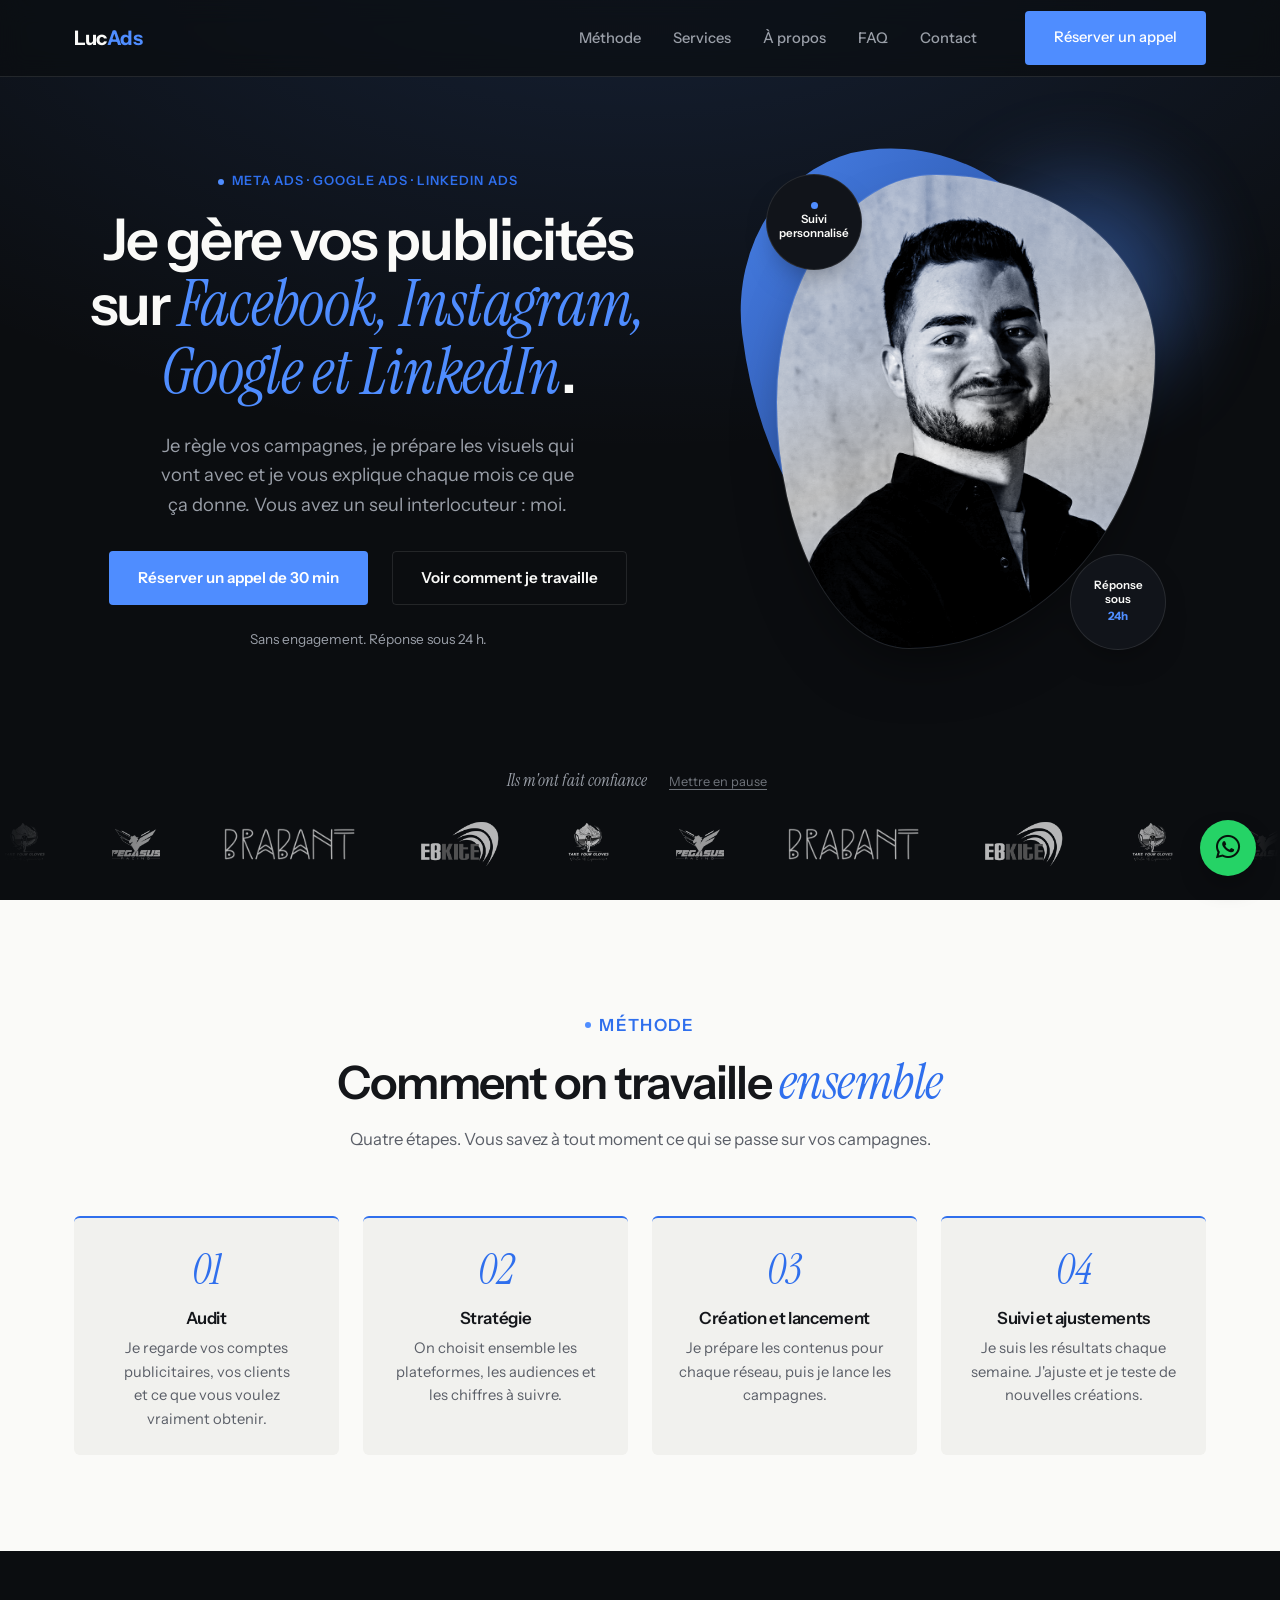
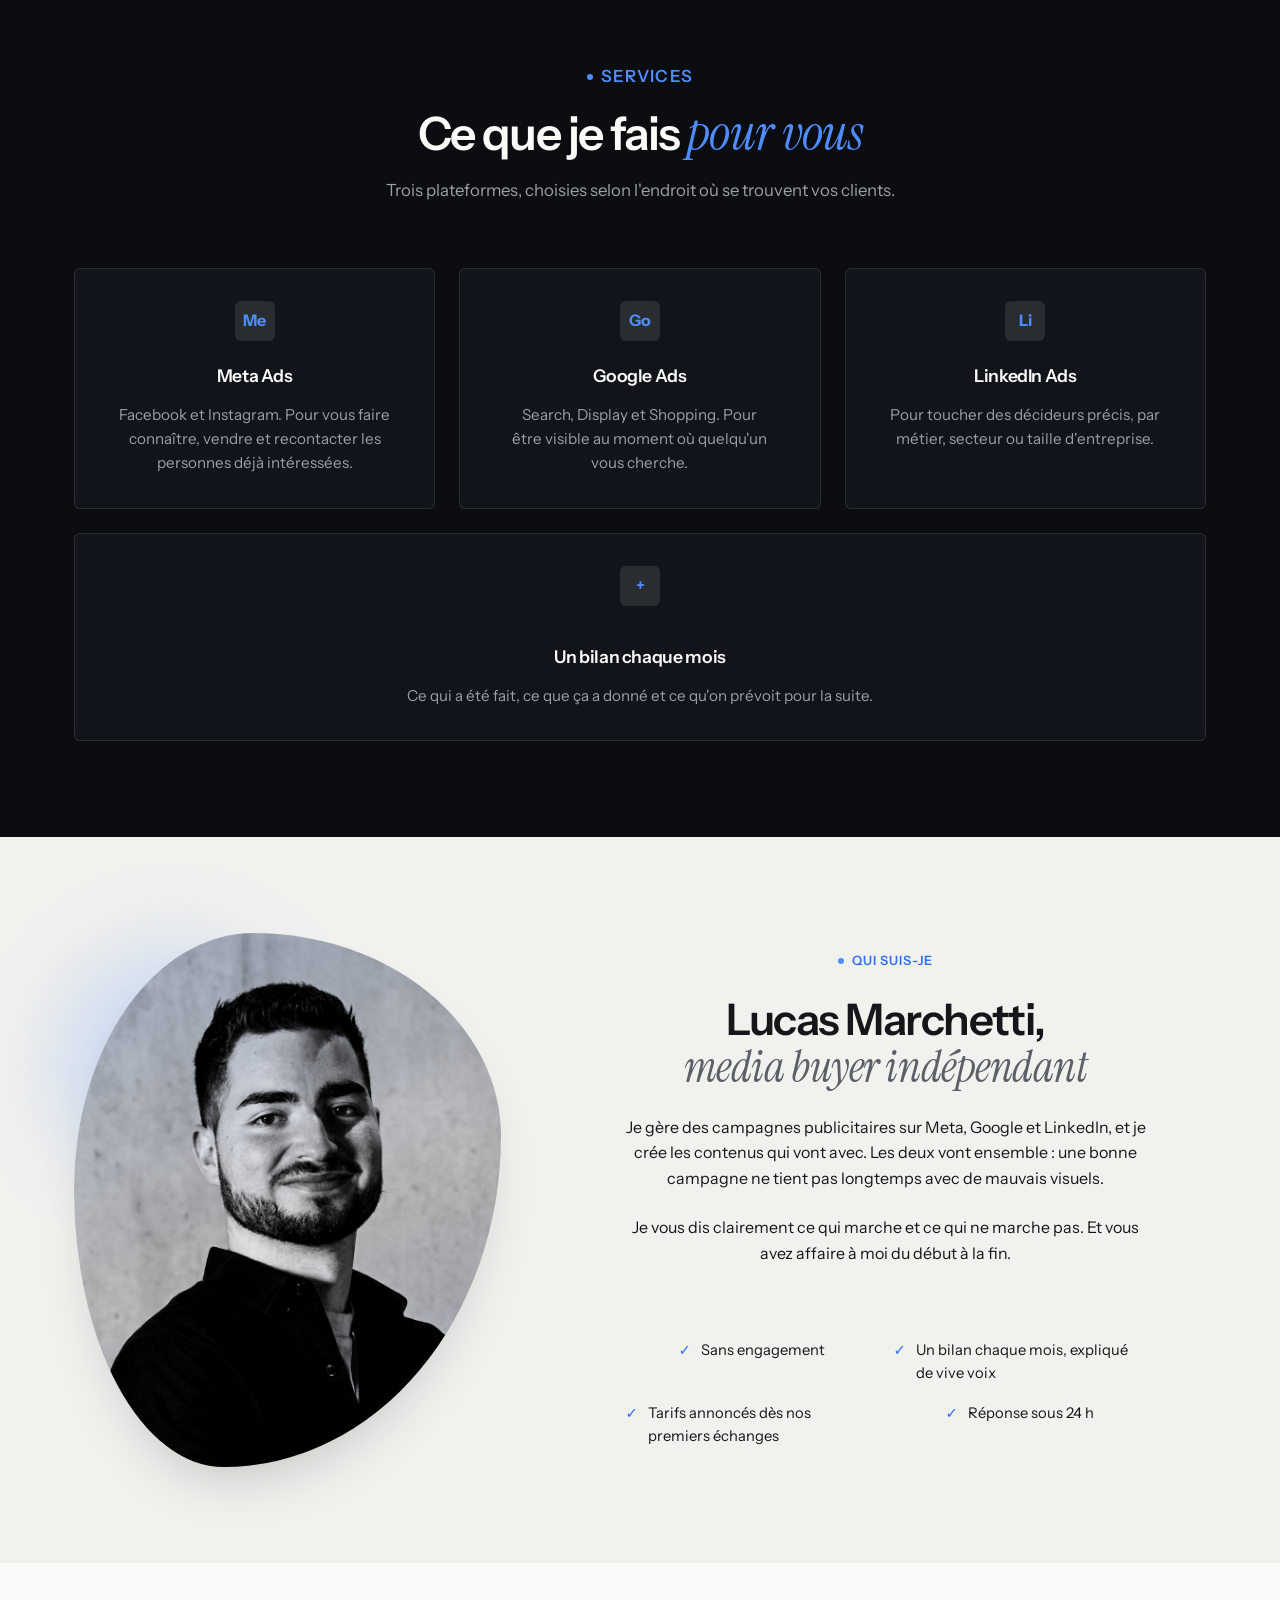
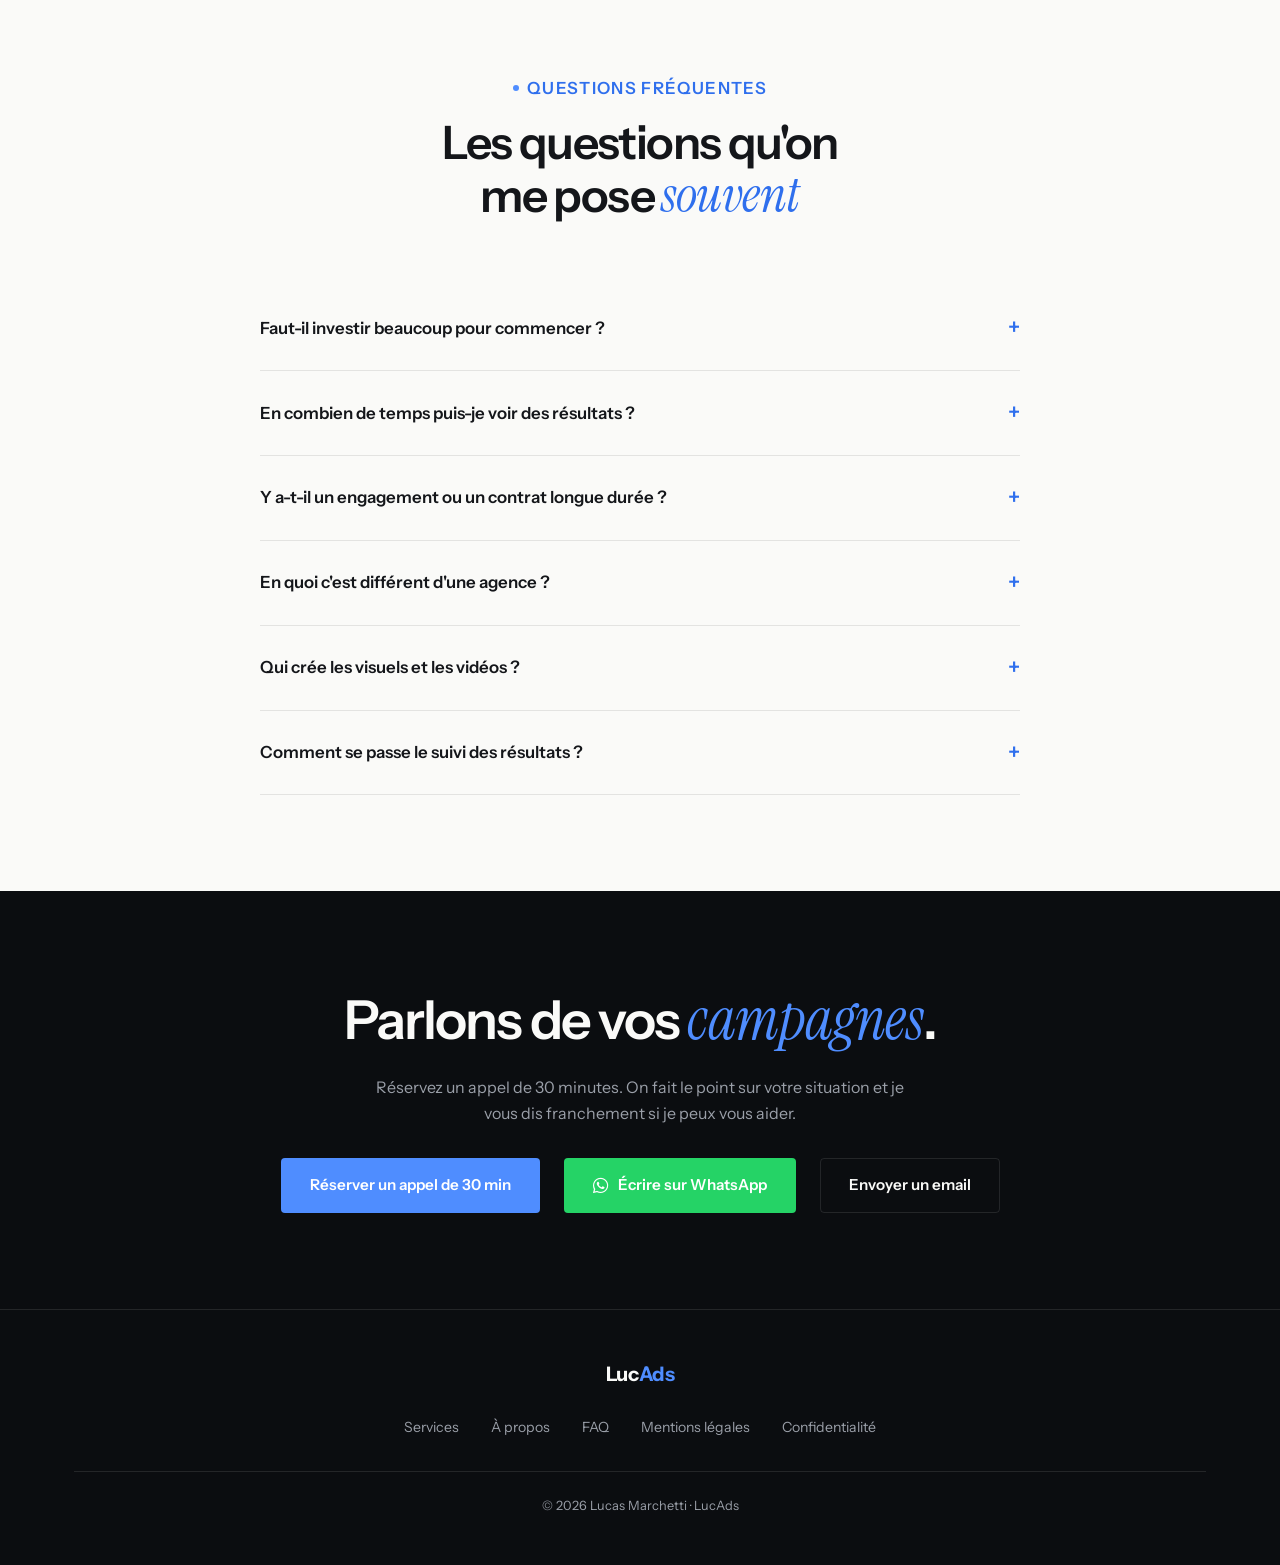
<file: index.html>
<!DOCTYPE html>
<html lang="fr">
<head>
<meta charset="UTF-8">
<meta name="viewport" content="width=device-width, initial-scale=1.0">
<title>LucAds · Publicité Meta, Google et LinkedIn | Lucas Marchetti</title>
<meta name="description" content="Lucas Marchetti, media buyer indépendant. Je gère vos publicités Meta, Google et LinkedIn et je prépare les visuels qui vont avec. Appel découverte de 30 minutes.">

<link rel="icon" type="image/svg+xml" href="assets/favicon.svg">
<link rel="apple-touch-icon" href="assets/apple-touch-icon.png">
<link rel="icon" href="assets/favicon-32.png" type="image/png" sizes="32x32">
<link rel="manifest" href="site.webmanifest">
<link rel="canonical" href="https://lucads.fr/">

<meta property="og:site_name" content="LucAds">
<meta property="og:type" content="website">
<meta property="og:url" content="https://lucads.fr/">
<meta property="og:locale" content="fr_FR">
<meta property="og:title" content="LucAds · Je gère vos publicités Meta, Google et LinkedIn">
<meta property="og:description" content="Campagnes, visuels et un bilan clair chaque mois. Un seul interlocuteur : Lucas Marchetti.">
<meta property="og:image" content="https://lucads.fr/assets/og-image.jpg">
<meta property="og:image:width" content="1200">
<meta property="og:image:height" content="630">
<meta property="og:image:alt" content="LucAds, Lucas Marchetti : je gère vos publicités Meta, Google et LinkedIn.">

<meta name="twitter:card" content="summary_large_image">
<meta name="twitter:title" content="LucAds · Je gère vos publicités Meta, Google et LinkedIn">
<meta name="twitter:description" content="Campagnes, visuels et un bilan clair chaque mois. Un seul interlocuteur : Lucas Marchetti.">
<meta name="twitter:image" content="https://lucads.fr/assets/og-image.jpg">

<link rel="preconnect" href="https://fonts.googleapis.com">
<link rel="preconnect" href="https://fonts.gstatic.com" crossorigin>
<link href="https://fonts.googleapis.com/css2?family=Instrument+Sans:wght@400;500;600;700&family=Instrument+Serif:ital@0;1&display=swap" rel="stylesheet">

<link rel="stylesheet" href="https://cdnjs.cloudflare.com/ajax/libs/font-awesome/6.5.2/css/all.min.css" referrerpolicy="no-referrer">
<link rel="stylesheet" href="styles.css">

<script type="application/ld+json">
{
  "@context": "https://schema.org",
  "@type": "ProfessionalService",
  "name": "LucAds",
  "url": "https://lucads.fr/",
  "logo": "https://lucads.fr/assets/icon-512.png",
  "image": "https://lucads.fr/assets/og-image.jpg",
  "description": "Gestion de publicités Meta, Google et LinkedIn et création des visuels associés, par Lucas Marchetti, media buyer indépendant.",
  "areaServed": "FR",
  "founder": {
    "@type": "Person",
    "name": "Lucas Marchetti",
    "jobTitle": "Media buyer"
  },
  "email": "contact@lucads.fr"
}
</script>
</head>
<body>

<!-- ============================================================
     HEADER
     ============================================================ -->
<header class="site-header">
  <div class="container">
    <a href="#hero" class="logo">Luc<span>Ads</span></a>
    <nav class="main-nav" aria-label="Navigation principale">
      <ul>
        <li><a href="#methode">Méthode</a></li>
        <li><a href="#services">Services</a></li>
        <li><a href="#apropos">À propos</a></li>
        <li><a href="#faq">FAQ</a></li>
        <li><a href="#contact">Contact</a></li>
      </ul>
      <a href="https://cal.eu/lucads/30min" target="_blank" rel="noopener" class="btn btn-primary" data-cal-link="lucads/30min" data-cal-namespace="decouverte" data-cal-config="{&quot;layout&quot;:&quot;month_view&quot;}">Réserver un appel</a>
    </nav>
    <button type="button" class="nav-toggle" aria-label="Ouvrir le menu" aria-expanded="false">
      <span></span><span></span><span></span>
    </button>
  </div>
</header>

<main>

  <!-- ============================================================
       HERO
       ============================================================ -->
  <section class="hero" id="hero">
    <div class="container hero-grid">
      <div>
        <p class="eyebrow">Meta Ads · Google Ads · LinkedIn Ads</p>
        <h1>Je gère vos publicités sur <span class="h1-accent">Facebook, Instagram, Google et LinkedIn</span>.</h1>
        <p class="hero-subtitle">Je règle vos campagnes, je prépare les visuels qui vont avec et je vous explique chaque mois ce que ça donne. Vous avez un seul interlocuteur : moi.</p>
        <div class="hero-cta-group">
          <a href="https://cal.eu/lucads/30min" target="_blank" rel="noopener" class="btn btn-primary" data-cal-link="lucads/30min" data-cal-namespace="decouverte" data-cal-config="{&quot;layout&quot;:&quot;month_view&quot;}">Réserver un appel de 30 min</a>
          <a href="#methode" class="btn btn-outline-dark">Voir comment je travaille</a>
        </div>
        <p class="hero-microcopy">Sans engagement. Réponse sous 24 h.</p>
      </div>
      <div class="hero-photo reveal">
        <div class="hero-photo-blob" aria-hidden="true"></div>
        <div class="hero-photo-ring" aria-hidden="true"></div>
        <div class="hero-photo-frame">
          <img src="assets/photo-profil.jpg" alt="Portrait de Lucas Marchetti, media buyer et content strategist" loading="lazy" width="640" height="800">
        </div>
        <div class="hero-badge hero-badge-1">
          <span class="hero-badge-dot"></span>
          Suivi personnalisé
        </div>
        <div class="hero-badge hero-badge-2">
          Réponse sous <strong>24h</strong>
        </div>
      </div>
    </div>
    <!-- Bandeau clients intégré au bas du hero -->
    <section class="clients" aria-label="Ils m'ont fait confiance">
      <div class="clients-head">
        <p class="clients-label">Ils m'ont fait confiance</p>
        <button type="button" class="marquee-toggle" aria-pressed="false">Mettre en pause</button>
      </div>
      <div class="marquee">
        <div class="marquee-inner">
          <img class="client-logo" src="assets/clients/take-your-gloves.png" alt="Take Your Gloves Motor Experiences" height="48">
          <img class="client-logo" src="assets/clients/pegasus-racing.png" alt="Pegasus Racing" height="48">
          <img class="client-logo client-logo--wide" src="assets/clients/brabant.png" alt="Brabant" height="48">
          <img class="client-logo" src="assets/clients/ebkite.png" alt="EBKite" height="48">
          <img class="client-logo dup" src="assets/clients/take-your-gloves.png" alt="" height="48">
          <img class="client-logo dup" src="assets/clients/pegasus-racing.png" alt="" height="48">
          <img class="client-logo client-logo--wide dup" src="assets/clients/brabant.png" alt="" height="48">
          <img class="client-logo dup" src="assets/clients/ebkite.png" alt="" height="48">
          <img class="client-logo dup" src="assets/clients/take-your-gloves.png" alt="" height="48">
          <img class="client-logo dup" src="assets/clients/pegasus-racing.png" alt="" height="48">
          <img class="client-logo client-logo--wide dup" src="assets/clients/brabant.png" alt="" height="48">
          <img class="client-logo dup" src="assets/clients/ebkite.png" alt="" height="48">
          <img class="client-logo dup" src="assets/clients/take-your-gloves.png" alt="" height="48">
          <img class="client-logo dup" src="assets/clients/pegasus-racing.png" alt="" height="48">
          <img class="client-logo client-logo--wide dup" src="assets/clients/brabant.png" alt="" height="48">
          <img class="client-logo dup" src="assets/clients/ebkite.png" alt="" height="48">
        </div>
      </div>
    </section>
  </section>

  <!-- ============================================================
       COMMENT ÇA MARCHE
       ============================================================ -->
  <section class="section-pad" id="methode">
    <div class="container">
      <div class="section-head reveal">
        <p class="eyebrow">Méthode</p>
        <h2>Comment on travaille <span class="serif">ensemble</span></h2>
        <p class="text-secondary">Quatre étapes. Vous savez à tout moment ce qui se passe sur vos campagnes.</p>
      </div>
      <div class="steps">
        <div class="step reveal">
          <span class="step-index">01</span>
          <h3>Audit</h3>
          <p>Je regarde vos comptes publicitaires, vos clients et ce que vous voulez vraiment obtenir.</p>
        </div>
        <div class="step reveal">
          <span class="step-index">02</span>
          <h3>Stratégie</h3>
          <p>On choisit ensemble les plateformes, les audiences et les chiffres à suivre.</p>
        </div>
        <div class="step reveal">
          <span class="step-index">03</span>
          <h3>Création et lancement</h3>
          <p>Je prépare les contenus pour chaque réseau, puis je lance les campagnes.</p>
        </div>
        <div class="step reveal">
          <span class="step-index">04</span>
          <h3>Suivi et ajustements</h3>
          <p>Je suis les résultats chaque semaine. J'ajuste et je teste de nouvelles créations.</p>
        </div>
      </div>
    </div>
  </section>

  <!-- ============================================================
       SERVICES
       ============================================================ -->
  <section class="bg-dark section-pad" id="services">
    <div class="container">
      <div class="section-head reveal">
        <p class="eyebrow">Services</p>
        <h2>Ce que je fais <span class="serif">pour vous</span></h2>
        <p class="text-secondary">Trois plateformes, choisies selon l'endroit où se trouvent vos clients.</p>
      </div>
      <div class="services-grid">
        <div class="service-card reveal">
          <div class="icon">Me</div>
          <h3>Meta Ads</h3>
          <p class="text-secondary">Facebook et Instagram. Pour vous faire connaître, vendre et recontacter les personnes déjà intéressées.</p>
        </div>
        <div class="service-card reveal">
          <div class="icon">Go</div>
          <h3>Google Ads</h3>
          <p class="text-secondary">Search, Display et Shopping. Pour être visible au moment où quelqu'un vous cherche.</p>
        </div>
        <div class="service-card reveal">
          <div class="icon">Li</div>
          <h3>LinkedIn Ads</h3>
          <p class="text-secondary">Pour toucher des décideurs précis, par métier, secteur ou taille d'entreprise.</p>
        </div>
        <div class="service-card full reveal">
          <div class="icon">+</div>
          <div>
            <h3>Un bilan chaque mois</h3>
            <p class="text-secondary">Ce qui a été fait, ce que ça a donné et ce qu'on prévoit pour la suite.</p>
          </div>
        </div>
      </div>
    </div>
  </section>

  <!-- ============================================================
       POURQUOI LUCADS / À PROPOS
       ============================================================ -->
  <section class="bg-light-soft section-pad" id="apropos">
    <div class="container about-grid">
      <div class="about-photo reveal">
        <div class="about-photo-blob" aria-hidden="true"></div>
        <div class="about-photo-frame">
          <img src="assets/photo-profil.jpg" alt="Portrait de Lucas Marchetti, media buyer et content strategist" loading="lazy" width="800" height="1000">
        </div>
      </div>
      <div class="about-text reveal">
        <p class="eyebrow">Qui suis-je</p>
        <h2>Lucas Marchetti, <br><span class="h2-thin">media buyer indépendant</span></h2>
        <p>Je gère des campagnes publicitaires sur Meta, Google et LinkedIn, et je crée les contenus qui vont avec. Les deux vont ensemble : une bonne campagne ne tient pas longtemps avec de mauvais visuels.</p>
        <p>Je vous dis clairement ce qui marche et ce qui ne marche pas. Et vous avez affaire à moi du début à la fin.</p>

        <div class="commitments">
          <div class="commitment-item"><span class="check">✓</span> Sans engagement</div>
          <div class="commitment-item"><span class="check">✓</span> Un bilan chaque mois, expliqué de vive voix</div>
          <div class="commitment-item"><span class="check">✓</span> Tarifs annoncés dès nos premiers échanges</div>
          <div class="commitment-item"><span class="check">✓</span> Réponse sous 24 h</div>
        </div>
      </div>
    </div>
  </section>

  <!-- ============================================================
       FAQ
       ============================================================ -->
  <section class="section-pad" id="faq">
    <div class="container">
      <div class="section-head reveal">
        <p class="eyebrow">Questions fréquentes</p>
        <h2>Les questions qu'on me pose <span class="serif">souvent</span></h2>
      </div>
      <div class="faq-list">
        <details class="faq-item reveal">
          <summary class="faq-question">Faut-il investir beaucoup pour commencer ? <span class="plus">+</span></summary>
          <div class="faq-answer"><div>Non, ça dépend surtout de votre secteur et de vos objectifs. On en parle pendant l'appel découverte pour fixer un point de départ réaliste.</div></div>
        </details>
        <details class="faq-item reveal">
          <summary class="faq-question">En combien de temps puis-je voir des résultats ? <span class="plus">+</span></summary>
          <div class="faq-answer"><div>Il faut en général compter au moins 3 mois pour avoir des données vraiment exploitables, le temps que les plateformes apprennent. J'ajuste dès les premières semaines si quelque chose ne fonctionne pas.</div></div>
        </details>
        <details class="faq-item reveal">
          <summary class="faq-question">Y a-t-il un engagement ou un contrat longue durée ? <span class="plus">+</span></summary>
          <div class="faq-answer"><div>Non. Si on continue ensemble, c'est parce que ça marche, pas parce qu'un contrat vous y oblige.</div></div>
        </details>
        <details class="faq-item reveal">
          <summary class="faq-question">En quoi c'est différent d'une agence ? <span class="plus">+</span></summary>
          <div class="faq-answer"><div>Vous parlez à une seule personne, du premier échange jusqu'au suivi. Rien ne se perd entre plusieurs intervenants.</div></div>
        </details>
        <details class="faq-item reveal">
          <summary class="faq-question">Qui crée les visuels et les vidéos ? <span class="plus">+</span></summary>
          <div class="faq-answer"><div>C'est une option. On en parle ensemble et je l'ajoute au devis si vous en avez besoin.</div></div>
        </details>
        <details class="faq-item reveal">
          <summary class="faq-question">Comment se passe le suivi des résultats ? <span class="plus">+</span></summary>
          <div class="faq-answer"><div>Chaque mois, je vous envoie un bilan et on en parle de vive voix : ce qui a marché, ce qui a moins marché, et la suite.</div></div>
        </details>
      </div>
    </div>
  </section>

  <!-- ============================================================
       CTA FINAL
       ============================================================ -->
  <section class="bg-dark cta-final" id="contact">
    <div class="container">
      <h2 class="reveal">Parlons de vos <span class="serif">campagnes</span>.</h2>
      <p class="reveal">Réservez un appel de 30 minutes. On fait le point sur votre situation et je vous dis franchement si je peux vous aider.</p>
      <div class="btn-row reveal">
        <a href="https://cal.eu/lucads/30min" target="_blank" rel="noopener" class="btn btn-primary" data-cal-link="lucads/30min" data-cal-namespace="decouverte" data-cal-config="{&quot;layout&quot;:&quot;month_view&quot;}">Réserver un appel de 30 min</a>
        <a href="https://wa.me/33756906702?text=Bonjour%20Lucas%2C%20je%20souhaite%20en%20savoir%20plus%20sur%20vos%20services." target="_blank" rel="noopener" class="btn btn-whatsapp">
          <i class="fa-brands fa-whatsapp" aria-hidden="true"></i>
          Écrire sur WhatsApp
        </a>
        <a href="mailto:contact@lucads.fr" class="btn btn-outline-dark">Envoyer un email</a>
      </div>
    </div>
  </section>

</main>

<!-- ============================================================
     FOOTER
     ============================================================ -->
<footer class="site-footer bg-dark">
  <div class="container">
    <div class="footer-grid">
      <a href="#hero" class="logo">Luc<span>Ads</span></a>
      <ul class="footer-links">
        <li><a href="#services">Services</a></li>
        <li><a href="#apropos">À propos</a></li>
        <li><a href="#faq">FAQ</a></li>
        <li><a href="mentions-legales.html">Mentions légales</a></li>
        <li><a href="confidentialite.html">Confidentialité</a></li>
      </ul>
    </div>
    <div class="footer-bottom">
      © 2026 Lucas Marchetti · LucAds
    </div>
  </div>
</footer>

<a href="https://wa.me/33756906702?text=Bonjour%20Lucas%2C%20je%20souhaite%20en%20savoir%20plus%20sur%20vos%20services." target="_blank" rel="noopener" class="whatsapp-float" aria-label="Contacter Lucas Marchetti sur WhatsApp">
  <i class="fa-brands fa-whatsapp" aria-hidden="true"></i>
</a>

<div class="cursor-ring" aria-hidden="true"></div>

<script>
  (function (C, A, L) { let p = function (a, ar) { a.q.push(ar); }; let d = C.document; C.Cal = C.Cal || function () { let cal = C.Cal; let ar = arguments; if (!cal.loaded) { cal.ns = {}; cal.q = cal.q || []; d.head.appendChild(d.createElement("script")).src = A; cal.loaded = true; } if (ar[0] === L) { const api = function () { p(api, arguments); }; const namespace = ar[1]; api.q = api.q || []; if (typeof namespace === "string") { cal.ns[namespace] = cal.ns[namespace] || api; p(cal.ns[namespace], ar); p(cal, ["initNamespace", namespace]); } else p(cal, ar); return; } p(cal, ar); }; })(window, "https://app.cal.com/embed/embed.js", "init");
  Cal("init", "decouverte", { origin: "https://cal.eu" });
  Cal.ns.decouverte("ui", {
    styles: { branding: { brandColor: "#4f8dff" } },
    hideEventTypeDetails: false,
    layout: "month_view"
  });
</script>
<script src="script.js"></script>
</body>
</html>
</file>
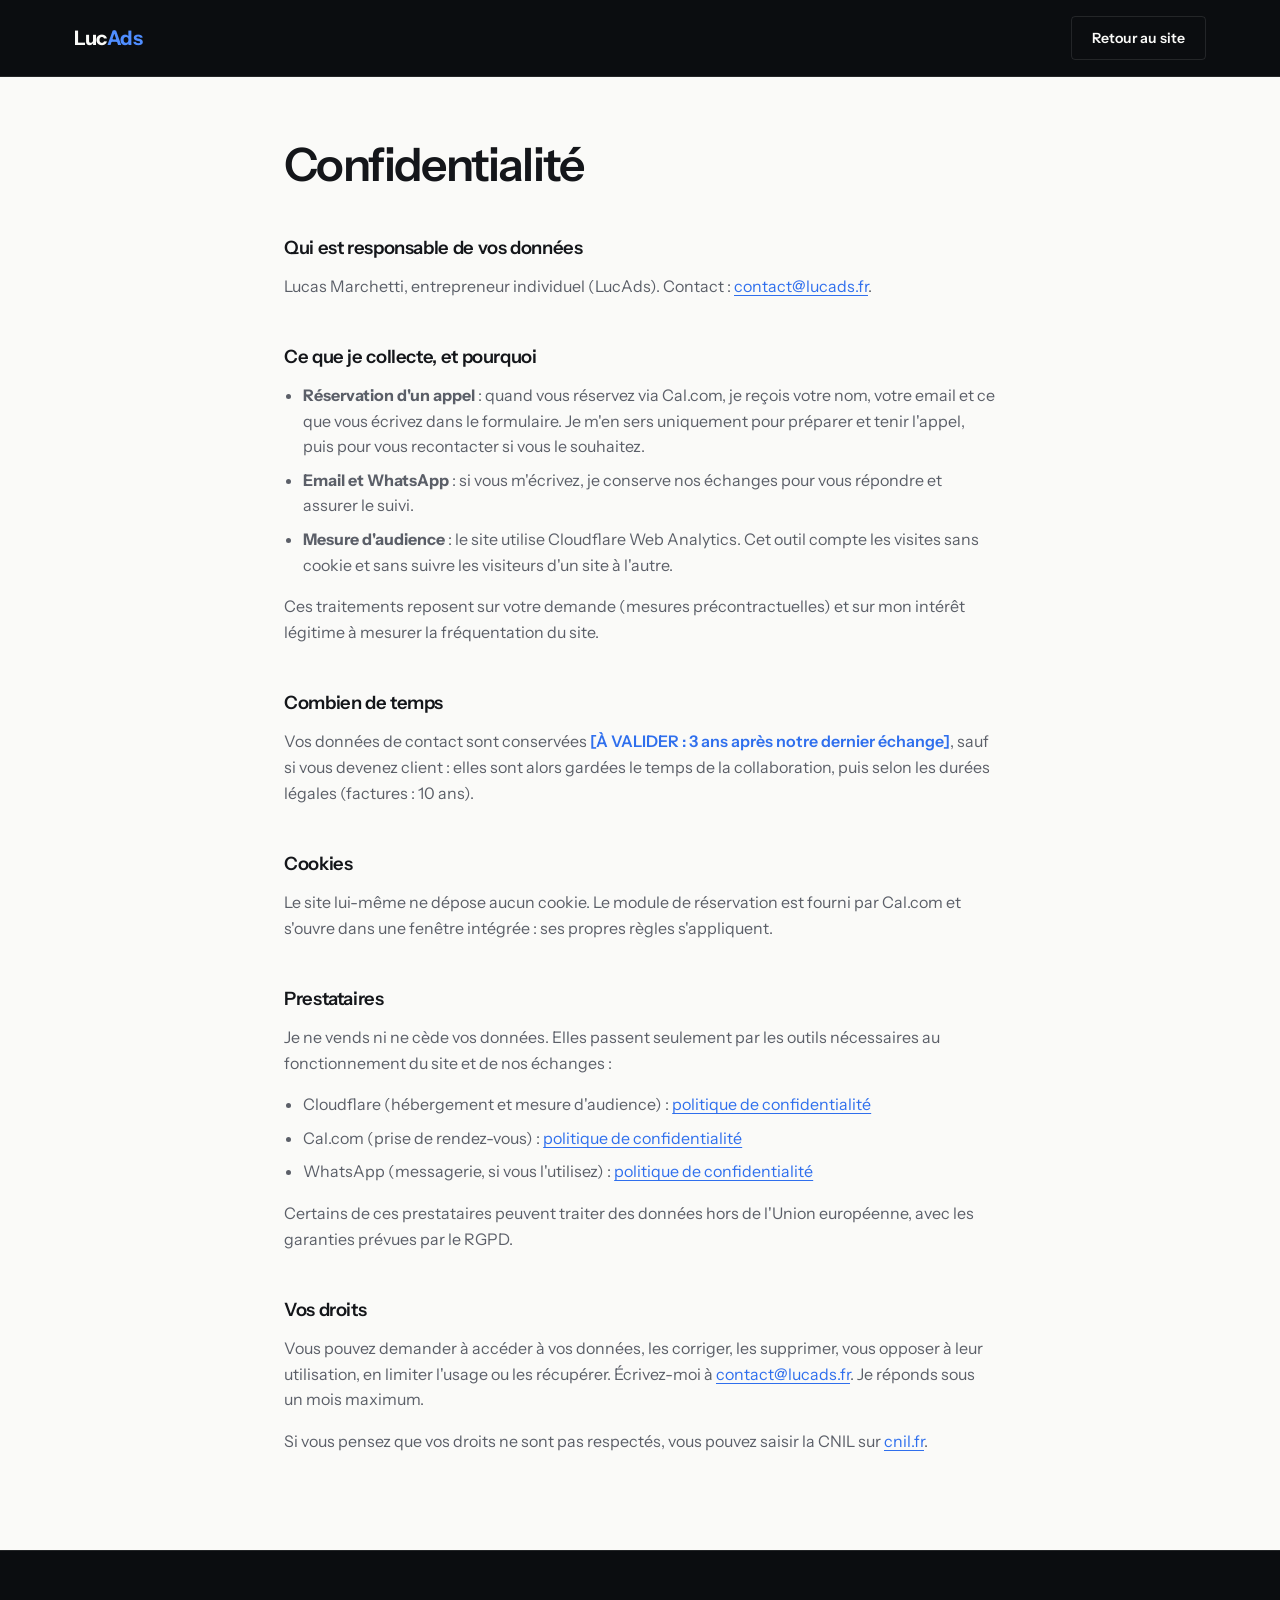
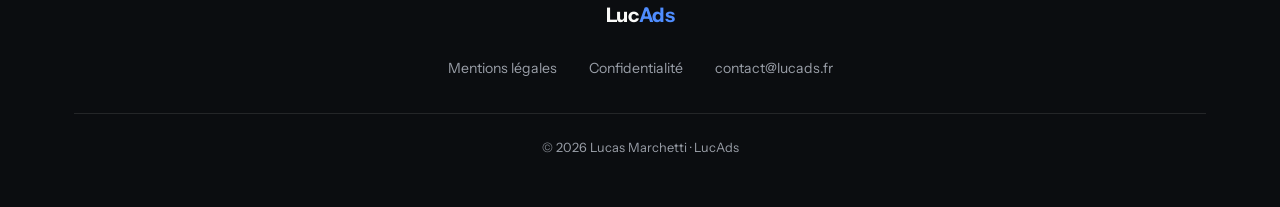
<file: confidentialite.html>
<!DOCTYPE html>
<html lang="fr">
<head>
<meta charset="UTF-8">
<meta name="viewport" content="width=device-width, initial-scale=1.0">
<title>Confidentialité | LucAds</title>
<meta name="description" content="Quelles données personnelles le site lucads.fr collecte, pourquoi, combien de temps, et comment exercer vos droits.">
<link rel="icon" href="assets/favicon.svg" type="image/svg+xml">
<link rel="icon" href="assets/favicon-32.png" type="image/png" sizes="32x32">
<link rel="apple-touch-icon" href="assets/apple-touch-icon.png">
<link rel="manifest" href="site.webmanifest">
<link rel="canonical" href="https://lucads.fr/confidentialite.html">
<link rel="preconnect" href="https://fonts.googleapis.com">
<link rel="preconnect" href="https://fonts.gstatic.com" crossorigin>
<link href="https://fonts.googleapis.com/css2?family=Instrument+Sans:wght@400;500;600;700&family=Instrument+Serif:ital@0;1&display=swap" rel="stylesheet">
<link rel="stylesheet" href="styles.css">
</head>
<body>

<header class="site-header">
  <div class="container">
    <a href="./" class="logo">Luc<span>Ads</span></a>
    <a href="./" class="btn btn-outline-dark header-back">Retour au site</a>
  </div>
</header>

<main id="main" class="legal">
  <div class="container">
    <h1>Confidentialité</h1>

    <h2>Qui est responsable de vos données</h2>
    <p>Lucas Marchetti, entrepreneur individuel (LucAds). Contact : <a href="mailto:contact@lucads.fr">contact@lucads.fr</a>.</p>

    <h2>Ce que je collecte, et pourquoi</h2>
    <ul>
      <li><strong>Réservation d'un appel</strong> : quand vous réservez via Cal.com, je reçois votre nom, votre email et ce que vous écrivez dans le formulaire. Je m'en sers uniquement pour préparer et tenir l'appel, puis pour vous recontacter si vous le souhaitez.</li>
      <li><strong>Email et WhatsApp</strong> : si vous m'écrivez, je conserve nos échanges pour vous répondre et assurer le suivi.</li>
      <li><strong>Mesure d'audience</strong> : le site utilise Cloudflare Web Analytics. Cet outil compte les visites sans cookie et sans suivre les visiteurs d'un site à l'autre.</li>
    </ul>
    <p>Ces traitements reposent sur votre demande (mesures précontractuelles) et sur mon intérêt légitime à mesurer la fréquentation du site.</p>

    <h2>Combien de temps</h2>
    <p>Vos données de contact sont conservées <span class="a-completer">[À VALIDER : 3 ans après notre dernier échange]</span>, sauf si vous devenez client : elles sont alors gardées le temps de la collaboration, puis selon les durées légales (factures : 10 ans).</p>

    <h2>Cookies</h2>
    <p>Le site lui-même ne dépose aucun cookie. Le module de réservation est fourni par Cal.com et s'ouvre dans une fenêtre intégrée : ses propres règles s'appliquent.</p>

    <h2>Prestataires</h2>
    <p>Je ne vends ni ne cède vos données. Elles passent seulement par les outils nécessaires au fonctionnement du site et de nos échanges :</p>
    <ul>
      <li>Cloudflare (hébergement et mesure d'audience) : <a href="https://www.cloudflare.com/privacypolicy/" rel="noopener">politique de confidentialité</a></li>
      <li>Cal.com (prise de rendez-vous) : <a href="https://cal.com/privacy" rel="noopener">politique de confidentialité</a></li>
      <li>WhatsApp (messagerie, si vous l'utilisez) : <a href="https://www.whatsapp.com/legal/privacy-policy" rel="noopener">politique de confidentialité</a></li>
    </ul>
    <p>Certains de ces prestataires peuvent traiter des données hors de l'Union européenne, avec les garanties prévues par le RGPD.</p>

    <h2>Vos droits</h2>
    <p>Vous pouvez demander à accéder à vos données, les corriger, les supprimer, vous opposer à leur utilisation, en limiter l'usage ou les récupérer. Écrivez-moi à <a href="mailto:contact@lucads.fr">contact@lucads.fr</a>. Je réponds sous un mois maximum.</p>
    <p>Si vous pensez que vos droits ne sont pas respectés, vous pouvez saisir la CNIL sur <a href="https://www.cnil.fr/" rel="noopener">cnil.fr</a>.</p>
  </div>
</main>

<footer class="site-footer bg-dark">
  <div class="container">
    <div class="footer-grid">
      <a href="./" class="logo">Luc<span>Ads</span></a>
      <ul class="footer-links">
        <li><a href="mentions-legales.html">Mentions légales</a></li>
        <li><a href="confidentialite.html" aria-current="page">Confidentialité</a></li>
        <li><a href="mailto:contact@lucads.fr">contact@lucads.fr</a></li>
      </ul>
    </div>
    <div class="footer-bottom">
      © 2026 Lucas Marchetti · LucAds
    </div>
  </div>
</footer>

</body>
</html>
</file>
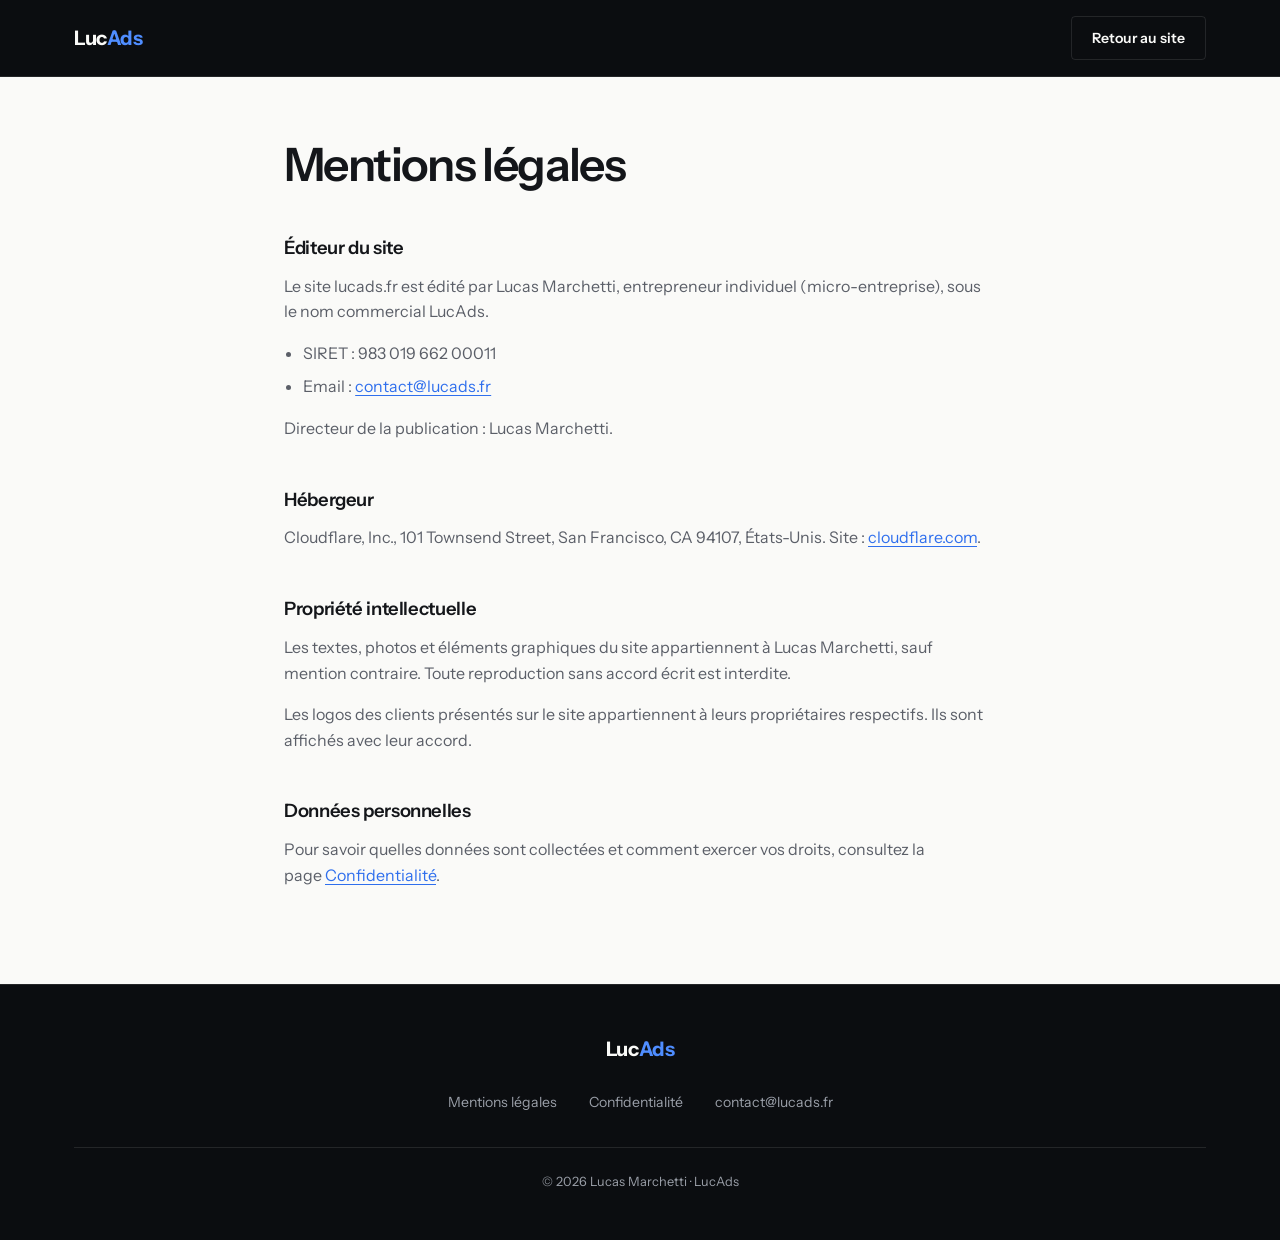
<file: mentions-legales.html>
<!DOCTYPE html>
<html lang="fr">
<head>
<meta charset="UTF-8">
<meta name="viewport" content="width=device-width, initial-scale=1.0">
<title>Mentions légales | LucAds</title>
<meta name="description" content="Mentions légales du site lucads.fr : éditeur, hébergeur et propriété intellectuelle.">
<link rel="icon" href="assets/favicon.svg" type="image/svg+xml">
<link rel="icon" href="assets/favicon-32.png" type="image/png" sizes="32x32">
<link rel="apple-touch-icon" href="assets/apple-touch-icon.png">
<link rel="manifest" href="site.webmanifest">
<link rel="canonical" href="https://lucads.fr/mentions-legales.html">
<link rel="preconnect" href="https://fonts.googleapis.com">
<link rel="preconnect" href="https://fonts.gstatic.com" crossorigin>
<link href="https://fonts.googleapis.com/css2?family=Instrument+Sans:wght@400;500;600;700&family=Instrument+Serif:ital@0;1&display=swap" rel="stylesheet">
<link rel="stylesheet" href="styles.css">
</head>
<body>

<header class="site-header">
  <div class="container">
    <a href="./" class="logo">Luc<span>Ads</span></a>
    <a href="./" class="btn btn-outline-dark header-back">Retour au site</a>
  </div>
</header>

<main id="main" class="legal">
  <div class="container">
    <h1>Mentions légales</h1>

    <h2>Éditeur du site</h2>
    <p>Le site lucads.fr est édité par Lucas Marchetti, entrepreneur individuel (micro-entreprise), sous le nom commercial LucAds.</p>
    <ul>
      <li>SIRET : 983 019 662 00011</li>
      <li>Email : <a href="mailto:contact@lucads.fr">contact@lucads.fr</a></li>
    </ul>
    <p>Directeur de la publication : Lucas Marchetti.</p>

    <h2>Hébergeur</h2>
    <p>Cloudflare, Inc., 101 Townsend Street, San Francisco, CA 94107, États-Unis. Site : <a href="https://www.cloudflare.com/" rel="noopener">cloudflare.com</a>.</p>

    <h2>Propriété intellectuelle</h2>
    <p>Les textes, photos et éléments graphiques du site appartiennent à Lucas Marchetti, sauf mention contraire. Toute reproduction sans accord écrit est interdite.</p>
    <p>Les logos des clients présentés sur le site appartiennent à leurs propriétaires respectifs. Ils sont affichés avec leur accord.</p>

    <h2>Données personnelles</h2>
    <p>Pour savoir quelles données sont collectées et comment exercer vos droits, consultez la page <a href="confidentialite.html">Confidentialité</a>.</p>
  </div>
</main>

<footer class="site-footer bg-dark">
  <div class="container">
    <div class="footer-grid">
      <a href="./" class="logo">Luc<span>Ads</span></a>
      <ul class="footer-links">
        <li><a href="mentions-legales.html" aria-current="page">Mentions légales</a></li>
        <li><a href="confidentialite.html">Confidentialité</a></li>
        <li><a href="mailto:contact@lucads.fr">contact@lucads.fr</a></li>
      </ul>
    </div>
    <div class="footer-bottom">
      © 2026 Lucas Marchetti · LucAds
    </div>
  </div>
</footer>

</body>
</html>
</file>
<file: styles.css>
/* ============================================================
   LucAds — Design tokens
   ============================================================ */
:root {
  --bg-dark: #0b0d10;
  --bg-dark-soft: #11141a;
  --bg-light: #fafaf8;
  --bg-light-soft: #f1f1ee;
  --text-dark: #fafaf8;
  --text-dark-secondary: #9a9fa8;
  --text-light: #14161a;
  --text-light-secondary: #5b5f68;
  --accent: #4f8dff;
  --accent-dim: #2f6fed;
  --border-dark: rgba(255, 255, 255, 0.1);
  --border-light: rgba(20, 22, 26, 0.1);

  --space-1: 8px;
  --space-2: 16px;
  --space-3: 24px;
  --space-4: 32px;
  --space-5: 48px;
  --space-6: 64px;
  --space-7: 96px;
  --space-8: 128px;

  --font-sans: "Instrument Sans", system-ui, sans-serif;
  --font-serif: "Instrument Serif", Georgia, serif;

  --max-width: 1180px;
  --radius: 4px;
  --ease: cubic-bezier(0.16, 1, 0.3, 1);
}

* { margin: 0; padding: 0; box-sizing: border-box; }

html { scroll-behavior: smooth; scroll-padding-top: 96px; interpolate-size: allow-keywords; }

body {
  font-family: var(--font-sans);
  font-size: 16px;
  line-height: 1.6;
  color: var(--text-light);
  background: var(--bg-light);
  -webkit-font-smoothing: antialiased;
}

img { max-width: 100%; display: block; }

a { color: inherit; text-decoration: none; }

p, .faq-answer, .commitment-item { text-wrap: pretty; }

h1, h2, h3, h4 {
  text-wrap: balance;
  font-family: var(--font-sans);
  font-weight: 600;
  line-height: 1.08;
  letter-spacing: -0.035em;
}
h3 { letter-spacing: -0.02em; line-height: 1.25; }

/* Mot accentué en serif italique (éditorial) */
.serif {
  font-family: var(--font-serif);
  font-style: italic;
  font-weight: 400;
  font-size: 1.1em;
  letter-spacing: -0.01em;
}

.container {
  max-width: var(--max-width);
  margin: 0 auto;
  padding: 0 var(--space-3);
}

section { position: relative; }

/* Sections de fond */
.bg-dark { background: var(--bg-dark); color: var(--text-dark); }
.bg-dark .text-secondary { color: var(--text-dark-secondary); }
.bg-light-soft { background: var(--bg-light-soft); }
.text-secondary { color: var(--text-light-secondary); }

.accent { color: var(--accent); }

.eyebrow {
  display: inline-flex;
  align-items: center;
  gap: var(--space-1);
  font-size: 0.8rem;
  font-weight: 600;
  letter-spacing: 0.08em;
  text-transform: uppercase;
  color: var(--accent-dim);
  margin-bottom: var(--space-2);
}
.bg-dark .eyebrow { color: var(--accent); }
.eyebrow::before {
  content: "";
  width: 6px;
  height: 6px;
  border-radius: 50%;
  background: var(--accent);
  display: inline-block;
}

/* ============================================================
   Boutons
   ============================================================ */
.btn {
  display: inline-flex;
  align-items: center;
  justify-content: center;
  gap: 10px;
  padding: 14px 28px;
  font-family: var(--font-sans);
  font-size: 0.95rem;
  font-weight: 600;
  border-radius: var(--radius);
  border: 1px solid transparent;
  cursor: pointer;
  transition: transform 0.25s var(--ease), background-color 0.25s var(--ease), color 0.25s var(--ease), border-color 0.25s var(--ease);
  white-space: nowrap;
}
.btn:hover { transform: translateY(-2px); }
.btn:active { transform: scale(0.97); transition-duration: 0.1s; }
.btn:focus-visible { outline: 2px solid var(--accent); outline-offset: 3px; }

.btn-primary {
  background: var(--accent);
  color: #fff;
}
.btn-primary:hover { background: #74a6ff; }

.btn-outline-dark {
  border-color: var(--border-dark);
  color: var(--text-dark);
  background: transparent;
}
.btn-outline-dark:hover { border-color: var(--accent); color: var(--accent); }

.btn-outline-light {
  border-color: var(--border-light);
  color: var(--text-light);
  background: transparent;
}
.btn-outline-light:hover { border-color: var(--text-light); }

.btn-block { width: 100%; }

.btn-whatsapp {
  background: #25d366;
  color: #fff;
}
.btn-whatsapp:hover { background: #45e07f; }
.btn-whatsapp i { font-size: 1.1rem; }

/* ============================================================
   Bulle flottante WhatsApp
   ============================================================ */
.whatsapp-float {
  position: fixed;
  bottom: 24px;
  right: 24px;
  z-index: 90;
  width: 56px;
  height: 56px;
  border-radius: 50%;
  background: #25d366;
  color: #06140c;
  display: flex;
  align-items: center;
  justify-content: center;
  box-shadow: 0 12px 28px -8px rgba(0, 0, 0, 0.45);
  transition: transform 0.25s var(--ease), box-shadow 0.25s var(--ease);
  animation: whatsapp-pulse 2.6s ease-in-out 3; /* attire l'oeil à l'arrivée, puis se calme */
  font-size: 1.7rem;
  line-height: 1;
}
.whatsapp-float:hover {
  transform: scale(1.08);
  box-shadow: 0 16px 36px -8px rgba(0, 0, 0, 0.55);
}
.whatsapp-float:focus-visible {
  outline: 2px solid var(--accent);
  outline-offset: 3px;
  animation: none;
}

@keyframes whatsapp-pulse {
  0%, 100% { box-shadow: 0 12px 28px -8px rgba(0, 0, 0, 0.45), 0 0 0 0 rgba(37, 211, 102, 0.45); }
  50% { box-shadow: 0 12px 28px -8px rgba(0, 0, 0, 0.45), 0 0 0 10px rgba(37, 211, 102, 0); }
}

@media (prefers-reduced-motion: reduce) {
  .whatsapp-float { animation: none; }
}

@media (max-width: 720px) {
  .whatsapp-float { bottom: 16px; right: 16px; width: 50px; height: 50px; }
}

/* ============================================================
   Curseur personnalisé
   ============================================================ */
/* Anneau qui accompagne le curseur natif (conservé pour garder la main sur les liens) */
.cursor-ring {
  position: fixed;
  top: 0;
  left: 0;
  z-index: 9999;
  width: 34px;
  height: 34px;
  pointer-events: none;
  opacity: 0;
  transition: opacity 0.2s var(--ease);
  will-change: transform;
}
body.has-custom-cursor .cursor-ring { opacity: 1; }
/* Le cercle visible est sur ::before : son échelle s'anime sans gêner le suivi image par image */
.cursor-ring::before {
  content: "";
  position: absolute;
  inset: 0;
  border-radius: 50%;
  border: 1.5px solid rgba(79, 141, 255, 0.5);
  transition: transform 0.2s var(--ease), border-color 0.2s var(--ease), background-color 0.2s var(--ease);
}
.cursor-ring.is-active::before {
  transform: scale(1.6);
  border-color: var(--accent);
  background: rgba(79, 141, 255, 0.1);
}
.cursor-ring.is-pressed::before { transform: scale(0.8); }

@media (prefers-reduced-motion: reduce), (pointer: coarse) {
  .cursor-ring { display: none; }
}

/* ============================================================
   Header
   ============================================================ */
.site-header {
  position: fixed;
  top: 0;
  left: 0;
  right: 0;
  z-index: 100;
  background: rgba(11, 13, 16, 0.7);
  backdrop-filter: blur(12px);
  border-bottom: 1px solid var(--border-dark);
}
.site-header .container {
  display: flex;
  align-items: center;
  justify-content: space-between;
  height: 76px;
}
.logo {
  font-family: var(--font-sans);
  font-weight: 700;
  font-size: 1.25rem;
  color: var(--text-dark);
  letter-spacing: -0.02em;
}
.logo span { color: var(--accent); font-weight: 800; }

.main-nav {
  display: flex;
  align-items: center;
  gap: var(--space-5);
}
.main-nav ul {
  display: flex;
  gap: var(--space-4);
  list-style: none;
}
.main-nav a {
  color: var(--text-dark-secondary);
  font-size: 0.92rem;
  font-weight: 500;
  transition: color 0.2s var(--ease);
  position: relative;
}
.main-nav a:hover { color: var(--text-dark); }
.main-nav a.btn-primary,
.main-nav a.btn-primary:hover { color: #fff; }
.main-nav a::after {
  content: "";
  position: absolute;
  left: 0;
  bottom: -6px;
  width: 100%;
  height: 1px;
  background: var(--accent);
  transform: scaleX(0);
  transform-origin: left;
  transition: transform 0.25s var(--ease);
}
.main-nav a:hover::after { transform: scaleX(1); }

.nav-toggle {
  display: none;
  flex-direction: column;
  gap: 5px;
  background: none;
  border: none;
  cursor: pointer;
  padding: 8px;
}
.nav-toggle span {
  width: 22px;
  height: 2px;
  background: var(--text-dark);
  display: block;
}

/* ============================================================
   Hero
   ============================================================ */
.hero {
  background: radial-gradient(ellipse 80% 60% at 50% -10%, rgba(79, 141, 255, 0.16), transparent), var(--bg-dark);
  min-height: 100vh;
  display: flex;
  flex-direction: column;
  align-items: center;
  padding: 120px 0 var(--space-4);
  overflow: hidden;
}
.hero > .hero-grid { margin-block: auto; }
.hero-grid {
  display: grid;
  grid-template-columns: 1.1fr 0.9fr;
  gap: var(--space-6);
  align-items: center;
  width: 100%;
}
.hero-grid > div:first-child {
  text-align: center;
  display: flex;
  flex-direction: column;
  align-items: center;
}
.hero h1 {
  font-size: clamp(2.4rem, 4.5vw, 3.8rem);
  color: var(--text-dark);
  margin-bottom: var(--space-3);
}
.hero h1 .h1-thin {
  color: var(--text-dark-secondary);
  font-weight: 400;
}
.hero h1 .h1-accent {
  color: var(--accent);
  font-family: var(--font-serif);
  font-style: italic;
  font-weight: 400;
  font-size: 1.1em; /* le serif a une hauteur d'x plus faible que la grotesque */
  letter-spacing: -0.01em;
}
.hero-subtitle {
  font-size: 1.15rem;
  color: var(--text-dark-secondary);
  max-width: 480px;
  margin: 0 auto var(--space-4);
  text-align: center;
  text-wrap: balance;
}
.hero-cta-group {
  display: flex;
  align-items: center;
  justify-content: center;
  gap: var(--space-3);
  flex-wrap: wrap;
}
.hero-microcopy {
  font-size: 0.85rem;
  color: var(--text-dark-secondary);
  text-align: center;
  margin-top: var(--space-3);
}

/* ============================================================
   Hero — bloc photo animé
   ============================================================ */
.hero-photo {
  position: relative;
  width: 100%;
  max-width: 380px;
  margin: 0 auto;
  aspect-ratio: 4/5;
  will-change: transform;
}
.hero-photo.reveal { transition: opacity 0.7s var(--ease), transform 0.4s var(--ease); }

.hero-photo-blob {
  position: absolute;
  top: -12%;
  right: -16%;
  width: 70%;
  height: 70%;
  background: radial-gradient(circle, rgba(79, 141, 255, 0.55), transparent 70%);
  filter: blur(30px);
  border-radius: 50%;
  animation: blob-float 9s ease-in-out infinite;
}

.hero-photo-ring {
  position: absolute;
  top: -6%;
  left: -8%;
  width: 88%;
  height: 88%;
  background: linear-gradient(135deg, var(--accent), #1c3f8f);
  border-radius: 44% 56% 62% 38% / 40% 44% 56% 60%;
  transform: rotate(-7deg);
  animation: brush-morph 12s ease-in-out infinite;
  opacity: 0.9;
}

.hero-photo-frame {
  position: relative;
  width: 100%;
  height: 100%;
  border-radius: 42% 58% 65% 35% / 48% 38% 62% 52%;
  overflow: hidden;
  border: 1px solid var(--border-dark);
  box-shadow: 0 30px 60px -24px rgba(0, 0, 0, 0.55);
  animation: brush-morph 12s ease-in-out infinite;
  animation-delay: 0.3s;
}
.hero-photo-frame img {
  width: 100%;
  height: 100%;
  object-fit: cover;
  filter: grayscale(100%) contrast(1.05);
}
.hero-photo-frame::after {
  content: "";
  position: absolute;
  inset: 0;
  background: linear-gradient(160deg, rgba(79, 141, 255, 0.35), rgba(11, 13, 16, 0.15) 55%, rgba(79, 141, 255, 0.25));
  mix-blend-mode: color;
  pointer-events: none;
}

.hero-badge {
  position: absolute;
  display: flex;
  flex-direction: column;
  align-items: center;
  justify-content: center;
  gap: 4px;
  width: 96px;
  height: 96px;
  background: var(--bg-dark-soft);
  border: 1px solid var(--border-dark);
  border-radius: 50%;
  padding: 10px;
  font-size: 0.72rem;
  font-weight: 600;
  line-height: 1.2;
  color: var(--text-dark);
  text-align: center;
  overflow: hidden;
  word-break: break-word;
  hyphens: auto;
  box-shadow: 0 16px 32px -16px rgba(0, 0, 0, 0.5);
  white-space: normal;
}
.hero-badge strong { color: var(--accent); }
.hero-badge-dot {
  width: 7px;
  height: 7px;
  border-radius: 50%;
  background: var(--accent);
  box-shadow: 0 0 0 0 rgba(79, 141, 255, 0.6);
  flex-shrink: 0;
}
.hero-badge-1 {
  top: 10%;
  left: 10%;
  transform: translate(-50%, -50%);
}
.hero-badge-2 {
  bottom: 10%;
  right: 10%;
  transform: translate(50%, 50%);
}

@keyframes blob-float {
  0%, 100% { transform: translate(0, 0) scale(1); }
  50% { transform: translate(-14px, 18px) scale(1.08); }
}
@keyframes brush-morph {
  0%, 100% { border-radius: 42% 58% 65% 35% / 48% 38% 62% 52%; }
  33% { border-radius: 58% 42% 38% 62% / 35% 60% 40% 65%; }
  66% { border-radius: 35% 65% 55% 45% / 60% 45% 55% 40%; }
}
@keyframes badge-float-1 {
  0%, 100% { transform: translate(-50%, -50%) translateY(0); }
  50% { transform: translate(-50%, -50%) translateY(-10px); }
}
@keyframes badge-float-2 {
  0%, 100% { transform: translate(50%, 50%) translateY(0); }
  50% { transform: translate(50%, 50%) translateY(10px); }
}
@keyframes pulse-dot {
  0%, 100% { box-shadow: 0 0 0 0 rgba(79, 141, 255, 0.55); }
  50% { box-shadow: 0 0 0 6px rgba(79, 141, 255, 0); }
}

/* ============================================================
   Section headers (générique)
   ============================================================ */
.section-head {
  max-width: 640px;
  margin: 0 auto var(--space-6);
  text-align: center;
}
.section-head h2 {
  font-size: clamp(2rem, 3.6vw, 3rem);
}
.section-head h2 .serif,
.cta-final h2 .serif { color: var(--accent-dim); }
.bg-dark .section-head h2 .serif,
.cta-final h2 .serif { color: var(--accent); }
.section-head p {
  margin-top: var(--space-2);
  font-size: 1.05rem;
}
.section-pad { padding: var(--space-7) 0; }

/* ============================================================
   Problème / bénéfice
   ============================================================ */
.problem-grid {
  display: grid;
  grid-template-columns: repeat(3, 1fr);
  gap: var(--space-4);
}
.problem-card {
  background: var(--bg-light);
  border: 1px solid var(--border-light);
  border-radius: 6px;
  padding: var(--space-4);
  text-align: center;
  display: flex;
  flex-direction: column;
  align-items: center;
  transition: transform 0.3s var(--ease), box-shadow 0.3s var(--ease), border-color 0.3s var(--ease);
}
.problem-card:hover {
  transform: translateY(-4px);
  box-shadow: 0 16px 32px -16px rgba(20, 22, 26, 0.18);
  border-color: var(--accent-dim);
}
.problem-card .num {
  font-family: var(--font-sans);
  font-size: 0.85rem;
  color: var(--accent-dim);
  font-weight: 700;
  margin-bottom: var(--space-2);
}
.problem-card h3 { font-size: 1.15rem; margin-bottom: var(--space-2); }
.problem-grid .reveal:nth-child(1) { transition-delay: 0ms; }
.problem-grid .reveal:nth-child(2) { transition-delay: 90ms; }
.problem-grid .reveal:nth-child(3) { transition-delay: 180ms; }

/* ============================================================
   Comment ça marche — steps
   ============================================================ */
.steps {
  display: grid;
  grid-template-columns: repeat(4, 1fr);
  gap: var(--space-3);
}
.step {
  position: relative;
  padding: var(--space-4) var(--space-3) var(--space-3);
  border-top: 2px solid var(--accent-dim);
  background: var(--bg-light-soft);
  border-radius: 6px;
  text-align: center;
  display: flex;
  flex-direction: column;
  align-items: center;
  transition: transform 0.3s var(--ease), box-shadow 0.3s var(--ease);
}
.step .step-index {
  font-family: var(--font-serif);
  font-style: italic;
  font-size: 2.6rem;
  font-weight: 400;
  line-height: 1;
  color: var(--accent-dim);
  display: block;
  margin-bottom: var(--space-2);
}
.step h3 { color: var(--text-light); font-size: 1.05rem; margin-bottom: var(--space-1); }
.step p { color: var(--text-light-secondary); font-size: 0.92rem; }
.steps .reveal:nth-child(1) { transition-delay: 0ms; }
.steps .reveal:nth-child(2) { transition-delay: 90ms; }
.steps .reveal:nth-child(3) { transition-delay: 180ms; }
.steps .reveal:nth-child(4) { transition-delay: 270ms; }

/* ============================================================
   Services
   ============================================================ */
.services-grid {
  display: grid;
  grid-template-columns: repeat(6, 1fr);
  gap: var(--space-3);
}
.service-card {
  grid-column: span 2;
  background: var(--bg-dark-soft);
  border: 1px solid var(--border-dark);
  border-radius: 6px;
  padding: var(--space-4);
  text-align: center;
  display: flex;
  flex-direction: column;
  align-items: center;
  transition: border-color 0.3s var(--ease), transform 0.3s var(--ease), box-shadow 0.3s var(--ease);
}
.service-card:hover {
  border-color: var(--accent);
}
.service-card .icon {
  width: 40px;
  height: 40px;
  border-radius: 6px;
  background: var(--border-dark);
  display: flex;
  align-items: center;
  justify-content: center;
  margin-bottom: var(--space-3);
  font-family: var(--font-sans);
  font-weight: 700;
  color: var(--accent);
  transition: transform 0.3s var(--ease), background-color 0.3s var(--ease);
}
.service-card:hover .icon { transform: scale(1.1); background: var(--accent); color: #fff; }
.service-card h3 { font-size: 1.1rem; margin-bottom: var(--space-2); }
.service-card p { font-size: 0.95rem; }
.service-card.full {
  grid-column: span 6;
  display: flex;
  flex-direction: column;
  align-items: center;
  gap: var(--space-2);
}
.service-card.full .icon { flex-shrink: 0; }
.service-card.full > div { text-align: center; }
.service-card.full p { max-width: 560px; }
.services-grid .reveal:nth-child(1) { transition-delay: 0ms; }
.services-grid .reveal:nth-child(2) { transition-delay: 70ms; }
.services-grid .reveal:nth-child(3) { transition-delay: 140ms; }
.services-grid .reveal:nth-child(4) { transition-delay: 210ms; }
.services-grid .reveal:nth-child(5) { transition-delay: 280ms; }
.services-grid .reveal:nth-child(6) { transition-delay: 350ms; }

/* ============================================================
   Pourquoi LucAds — à propos
   ============================================================ */
.about-grid {
  display: grid;
  grid-template-columns: 0.8fr 1.2fr;
  gap: var(--space-6);
  align-items: center;
}
.about-photo {
  position: relative;
  aspect-ratio: 4/5;
}
.about-photo-blob {
  position: absolute;
  top: -10%;
  left: -12%;
  width: 70%;
  height: 70%;
  background: radial-gradient(circle, rgba(79, 141, 255, 0.35), transparent 70%);
  filter: blur(28px);
  border-radius: 50%;
  animation: blob-float 9s ease-in-out infinite;
}
.about-photo-frame {
  position: relative;
  width: 100%;
  height: 100%;
  border-radius: 42% 58% 65% 35% / 48% 38% 62% 52%;
  overflow: hidden;
  background: var(--bg-light-soft);
  box-shadow: 0 30px 60px -30px rgba(20, 22, 26, 0.28);
  animation: brush-morph 12s ease-in-out infinite;
}
.about-photo-frame img {
  width: 100%;
  height: 100%;
  object-fit: cover;
  filter: grayscale(100%) contrast(1.05);
}
.about-photo-frame::after {
  content: "";
  position: absolute;
  inset: 0;
  background: linear-gradient(160deg, rgba(79, 141, 255, 0.22), rgba(20, 22, 26, 0.05) 55%, rgba(79, 141, 255, 0.16));
  mix-blend-mode: multiply;
  pointer-events: none;
}
.about-text { text-align: center; display: flex; flex-direction: column; align-items: center; }
.about-text h2 { font-size: clamp(2rem, 3.4vw, 2.8rem); margin-bottom: var(--space-3); }
.about-text h2 .h2-thin { font-family: var(--font-serif); font-style: italic; font-weight: 400; letter-spacing: -0.01em; color: var(--text-light-secondary); }
.about-text p { margin-bottom: var(--space-3); max-width: 520px; }

.proof-row {
  display: grid;
  grid-template-columns: repeat(3, 1fr);
  gap: var(--space-3);
  margin-top: var(--space-5);
  width: 100%;
}
.proof-item {
  border-top: 1px solid var(--border-light);
  padding-top: var(--space-2);
  text-align: center;
  transition: transform 0.3s var(--ease);
}
.proof-item .value {
  font-family: var(--font-serif);
  font-style: italic;
  font-size: 2.2rem;
  font-weight: 400;
  line-height: 1.1;
  color: var(--accent-dim);
}
.proof-item .label {
  font-size: 0.85rem;
  color: var(--text-light-secondary);
}

.commitments {
  margin-top: var(--space-5);
  display: grid;
  grid-template-columns: repeat(2, 1fr);
  gap: var(--space-2);
  width: 100%;
  max-width: 520px;
}
.commitment-item {
  display: flex;
  gap: 10px;
  align-items: flex-start;
  justify-content: center;
  text-align: left;
  font-size: 0.92rem;
}
.commitment-item .check {
  color: var(--accent-dim);
  font-weight: 700;
  flex-shrink: 0;
  line-height: 1.5;
}

/* ============================================================
   FAQ
   ============================================================ */
.faq-list { max-width: 760px; margin: 0 auto; }
.faq-item {
  border-bottom: 1px solid var(--border-light);
}
.faq-question {
  width: 100%;
  display: flex;
  justify-content: space-between;
  align-items: center;
  gap: var(--space-3);
  padding: var(--space-3) 0;
  background: none;
  border: none;
  text-align: left;
  font-family: var(--font-sans);
  font-size: 1.05rem;
  font-weight: 600;
  color: var(--text-light);
  cursor: pointer;
  transition: color 0.25s var(--ease);
}
.faq-question:hover { color: var(--accent-dim); }
.faq-question .plus {
  font-size: 1.4rem;
  color: var(--accent-dim);
  transition: transform 0.3s var(--ease);
  flex-shrink: 0;
}
.faq-item[open] .faq-question .plus { transform: rotate(45deg); }
.faq-answer {
  --faq-pad-open: var(--space-3);
  color: var(--text-light-secondary);
  max-width: 640px;
  margin: 0 auto;
  text-align: center;
}
.faq-answer > div::after { content: ""; display: block; height: var(--faq-pad-open); }
/* Ouverture ET fermeture animées nativement (Chrome 131+, Safari 18.4+).
   Ailleurs, la réponse s'ouvre et se ferme simplement sans animation. */
.faq-item::details-content {
  block-size: 0;
  overflow: hidden;
  transition: block-size 0.35s var(--ease), content-visibility 0.35s allow-discrete;
}
.faq-item[open]::details-content { block-size: auto; }
.faq-item summary { list-style: none; }
.faq-item summary::-webkit-details-marker { display: none; }

/* ============================================================
   CTA final
   ============================================================ */
.cta-final {
  text-align: center;
  padding: var(--space-7) 0;
}
.cta-final h2 {
  font-size: clamp(2.2rem, 4.2vw, 3.4rem);
  max-width: 700px;
  margin: 0 auto var(--space-3);
}
.cta-final p { max-width: 540px; margin: 0 auto var(--space-4); color: var(--text-dark-secondary); }
.cta-final .btn-row { display: flex; justify-content: center; gap: var(--space-3); flex-wrap: wrap; }
.contact-direct {
  margin-top: var(--space-5);
  font-size: 0.9rem;
  color: var(--text-dark-secondary);
}
.contact-direct a { color: var(--accent); border-bottom: 1px solid transparent; }
.contact-direct a:hover { border-bottom-color: var(--accent); }

/* ============================================================
   Footer
   ============================================================ */
.site-footer {
  padding: var(--space-5) 0;
  border-top: 1px solid var(--border-dark);
}
.footer-grid {
  display: flex;
  justify-content: center;
  align-items: center;
  flex-direction: column;
  gap: var(--space-3);
}
.footer-links {
  display: flex;
  gap: var(--space-4);
  list-style: none;
}
.footer-links a { color: var(--text-dark-secondary); font-size: 0.88rem; transition: color 0.2s var(--ease); }
.footer-links a:hover { color: var(--text-dark); }
.footer-bottom {
  margin-top: var(--space-4);
  padding-top: var(--space-3);
  border-top: 1px solid var(--border-dark);
  font-size: 0.8rem;
  color: var(--text-dark-secondary);
  text-align: center;
}

/* ============================================================
   Bandeau clients (défilement infini)
   ============================================================ */
.clients {
  width: 100%;
  margin-top: var(--space-6);
  overflow: hidden;
}
.clients-label {
  text-align: center;
  font-family: var(--font-serif);
  font-style: italic;
  font-size: 1.05rem;
  color: var(--text-dark-secondary);
  margin-bottom: var(--space-3);
}
.clients-head {
  display: flex;
  justify-content: center;
  align-items: baseline;
  gap: var(--space-2);
  margin-bottom: var(--space-3);
}
.clients-head .clients-label { margin-bottom: 0; }
/* Arrêt du défilement au clavier et au tactile (WCAG 2.2.2), pas seulement au survol */
.marquee-toggle {
  background: none;
  border: none;
  padding: 4px 6px;
  font: inherit;
  font-size: 0.8rem;
  color: var(--text-dark-secondary);
  cursor: pointer;
  text-decoration: underline;
  text-underline-offset: 3px;
  opacity: 0.7;
  transition: opacity 0.2s var(--ease);
}
.marquee-toggle:hover { opacity: 1; }
.marquee-toggle:focus-visible { outline: 2px solid var(--accent); outline-offset: 2px; border-radius: 2px; }
@media (prefers-reduced-motion: reduce) { .marquee-toggle { display: none; } }

.marquee {
  -webkit-mask-image: linear-gradient(to right, transparent, #000 12%, #000 88%, transparent);
  mask-image: linear-gradient(to right, transparent, #000 12%, #000 88%, transparent);
}
.marquee-inner {
  display: flex;
  align-items: center;
  width: max-content;
  animation: marquee 40s linear infinite;
}
.marquee-inner .client-logo { margin-right: var(--space-6); }
.marquee:hover .marquee-inner,
.clients.is-paused .marquee-inner { animation-play-state: paused; }
/* 4 jeux de logos identiques : translateX(-50%) retombe exactement sur le 3e jeu, d'où une boucle sans saut */
@keyframes marquee { to { transform: translateX(-50%); } }
.client-logo {
  height: 48px;
  width: auto;
  flex-shrink: 0;
  /* logos sombres sur fond transparent -> rendus en blanc pour le fond noir */
  filter: grayscale(1) invert(1) brightness(1.15);
  opacity: 0.7;
  transition: opacity 0.3s var(--ease), filter 0.3s var(--ease);
}
.client-logo:hover { opacity: 1; }
/* Bleu clair d'origine : trop terne une fois inversé */
.client-logo[src$="pegasus-racing.png"] { filter: grayscale(1) invert(1) brightness(1.7); }
/* Logos typographiques larges : réduits pour garder un poids visuel homogène */
.marquee-inner .client-logo--wide { height: 32px; }

@media (prefers-reduced-motion: reduce) {
  .marquee { -webkit-mask-image: none; mask-image: none; }
  .marquee-inner { animation: none; width: auto; justify-content: center; flex-wrap: wrap; gap: var(--space-5); }
  .client-logo.dup { display: none; }
}

@media (max-width: 720px) {
  .clients { margin-top: var(--space-4); }
  .clients-label { font-size: 0.95rem; margin-bottom: var(--space-2); }
  .marquee-inner .client-logo { height: 38px; margin-right: var(--space-5); }
  .marquee-inner .client-logo--wide { height: 26px; }
}

/* ============================================================
   Scroll reveal
   ============================================================ */
.reveal {
  opacity: 0;
  transform: translateY(24px) scale(0.98);
  transition: opacity 0.7s var(--ease), transform 0.7s var(--ease);
}
.reveal.is-visible {
  opacity: 1;
  transform: translateY(0) scale(1);
}

@media (prefers-reduced-motion: reduce) {
  .reveal { opacity: 1; transform: none; transition: none; }
  .btn:hover, .service-card:hover, .problem-card:hover, .step:hover { transform: none; }
  .hero-photo-blob, .hero-photo-ring, .hero-photo-frame, .hero-badge-1, .hero-badge-2, .hero-badge-dot { animation: none; }
  .about-photo-blob, .about-photo-frame { animation: none; }
  .faq-item::details-content { transition: none; }
  .hero-photo { transition: none; }
  html { scroll-behavior: auto; }
}

/* ============================================================
   Responsive
   ============================================================ */
@media (max-width: 980px) {
  .hero-grid { grid-template-columns: 1fr; gap: var(--space-3); }
  .hero-photo { order: -1; max-width: 300px; margin-bottom: 0; }
  .hero-badge { width: 84px; height: 84px; font-size: 0.7rem; padding: 8px; }
  .problem-grid { grid-template-columns: 1fr; }
  .steps { grid-template-columns: repeat(2, 1fr); }
  .services-grid { grid-template-columns: repeat(2, 1fr); }
  .service-card { grid-column: span 1; }
  .service-card.full { grid-column: span 2; }
  .about-grid { grid-template-columns: 1fr; }
  .about-photo { max-width: 320px; margin: 0 auto; }
  .proof-row { grid-template-columns: repeat(3, 1fr); }
}

@media (max-width: 720px) {
  .main-nav {
    position: fixed;
    top: 76px;
    left: 0;
    right: 0;
    flex-direction: column;
    align-items: stretch;
    gap: 0;
    background: var(--bg-dark);
    border-bottom: 1px solid var(--border-dark);
    padding: var(--space-3);
    transform: translateY(-110%);
    opacity: 0;
    transition: transform 0.3s var(--ease), opacity 0.3s var(--ease);
  }
  .main-nav.is-open { transform: translateY(0); opacity: 1; }
  .main-nav ul {
    flex-direction: column;
    gap: 0;
    margin-bottom: var(--space-3);
  }
  .main-nav ul li a {
    display: block;
    padding: var(--space-2) 0;
    border-bottom: 1px solid var(--border-dark);
  }
  .nav-toggle { display: flex; }
  .hero {
    min-height: 100vh;
    min-height: 100dvh;
    box-sizing: border-box;
    padding: 110px 0 var(--space-4);
  }
  .hero-photo { max-width: 130px; margin: 0 auto; }
  .hero-grid { gap: var(--space-4); }
  .hero-badge { display: none; } /* trop petits pour être lisibles à cette taille */
  .hero-badge-dot { width: 4px; height: 4px; }
  .hero-badge-1 { top: 14%; left: 14%; }
  .hero-badge-2 { bottom: 14%; right: 14%; }
  .eyebrow { margin-bottom: var(--space-2); font-size: 0.7rem; letter-spacing: 0.02em; white-space: nowrap; }
  .hero h1 { font-size: 1.6rem; margin-bottom: var(--space-2); }
  .hero-subtitle { font-size: 0.84rem; max-width: none; margin-bottom: var(--space-2); }
  .hero-cta-group { flex-direction: column; align-items: center; gap: var(--space-2); }
  .hero-cta-group .btn { width: 100%; max-width: 280px; padding: 12px 20px; }
  .hero-microcopy { margin-top: var(--space-2); font-size: 0.78rem; }
  .steps { grid-template-columns: 1fr; gap: var(--space-2); }
  .services-grid { grid-template-columns: 1fr; gap: var(--space-2); }
  .service-card.full { grid-column: span 1; flex-direction: column; }
  .commitments { grid-template-columns: 1fr; }
  .proof-row { grid-template-columns: 1fr; gap: var(--space-2); margin-top: var(--space-3); }

  /* Compaction générale mobile : moins de scroll, sections plus denses */
  .section-pad { padding: var(--space-5) 0; }
  .section-head { margin: 0 auto var(--space-3); }
  .section-head h2 { font-size: 1.4rem; }
  .section-head p { font-size: 0.92rem; margin-top: var(--space-1); }

  .problem-grid { gap: var(--space-2); }
  .problem-card, .step, .service-card { padding: var(--space-3); }
  .problem-card h3, .step h3, .service-card h3 { font-size: 1rem; }
  .problem-card p, .step p, .service-card p { font-size: 0.88rem; }

  .about-grid { gap: var(--space-3); }
  .about-photo { max-width: 220px; }
  .about-text h2 { font-size: 1.7rem; }
  .about-text h2 .h2-thin { display: block; font-size: 1.05rem; letter-spacing: 0; white-space: nowrap; }
  .about-text p { font-size: 0.92rem; }
  .proof-item .value { font-size: 1.8rem; }
  .commitments { margin-top: var(--space-3); gap: var(--space-2); }
  .commitment-item {
    display: block;
    text-align: center;
    font-size: 0.85rem;
  }
  .commitment-item .check { display: inline; margin-right: 6px; }

  .faq-list { margin-top: 0; }
  .faq-question { font-size: 0.95rem; padding: var(--space-2) 0; }
  .faq-answer { font-size: 0.88rem; --faq-pad-open: var(--space-2); }

  .cta-final { padding: var(--space-5) 0; }
  .cta-final h2 { font-size: 1.5rem; }
  .cta-final p { font-size: 0.92rem; margin-bottom: var(--space-3); }

  .site-footer { padding: var(--space-3) 0; }
  .footer-bottom { margin-top: var(--space-3); padding-top: var(--space-2); }
  .footer-links {
    flex-wrap: wrap;
    justify-content: center;
    row-gap: var(--space-2);
    column-gap: var(--space-3);
  }
  .footer-bottom { font-size: 0.72rem; padding: var(--space-2) var(--space-2) 0; }
}

/* ============================================================
   Pages légales
   ============================================================ */
.site-header .header-back { padding: 10px 20px; font-size: 0.88rem; }
.legal { padding: 140px 0 var(--space-7); }
.legal .container { max-width: 760px; }
.legal h1 { font-size: clamp(2rem, 3.6vw, 3rem); margin-bottom: var(--space-5); }
.legal h2 { font-size: 1.15rem; letter-spacing: -0.02em; margin: var(--space-5) 0 var(--space-2); }
.legal p, .legal li { color: var(--text-light-secondary); }
.legal p + p, .legal ul + p { margin-top: var(--space-2); }
.site-header:has(~ .legal) { background: var(--bg-dark); }
.legal ul { margin-top: var(--space-2); padding-left: 1.2em; display: grid; gap: var(--space-1); }
.legal a { color: var(--accent-dim); text-decoration: underline; text-underline-offset: 3px; }
.legal .a-completer { color: var(--accent-dim); font-weight: 600; }
@media (max-width: 720px) {
  .legal { padding: 110px 0 var(--space-6); }
}
</file>
